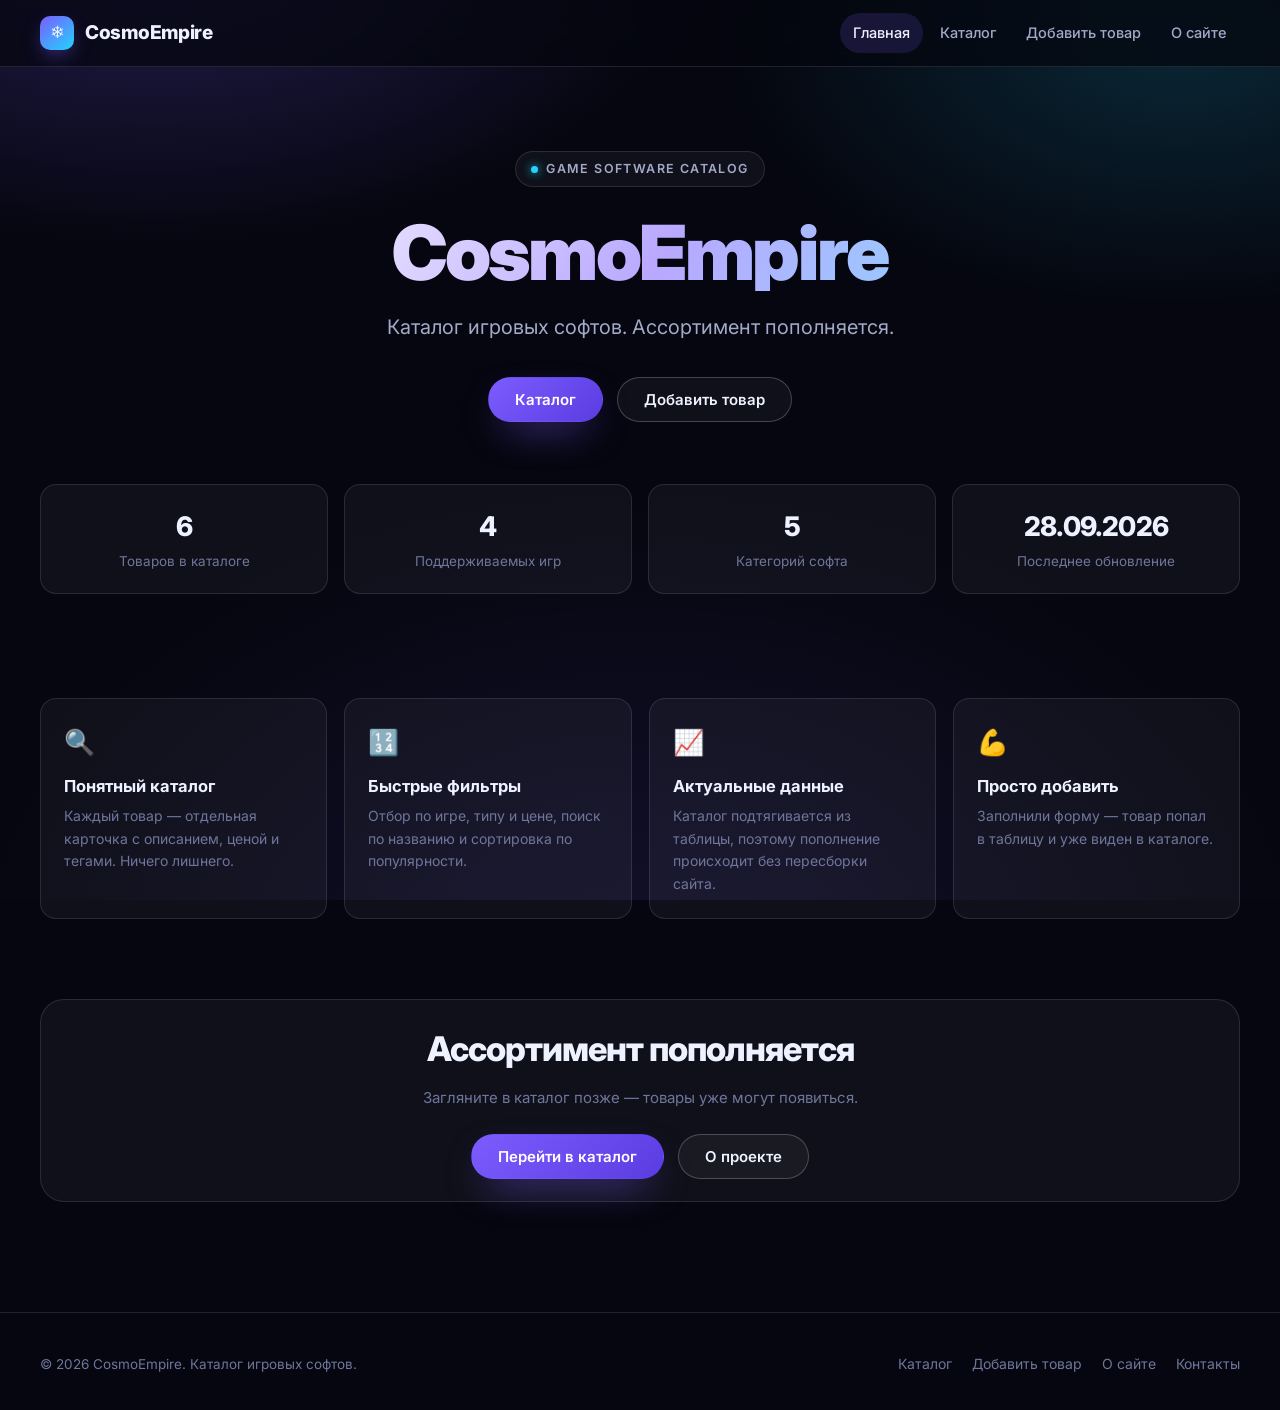
<file: index.html>
<!DOCTYPE html>
<html lang="ru">
<head>
<meta charset="UTF-8">
<meta name="viewport" content="width=device-width, initial-scale=1">
<title>CosmoEmpire — каталог игровых софтов</title>
<meta name="description" content="CosmoEmpire — каталог игровых софтов. Ассортимент пополняется.">
<link rel="preconnect" href="https://fonts.googleapis.com">
<link rel="preconnect" href="https://fonts.gstatic.com" crossorigin>
<link href="https://fonts.googleapis.com/css2?family=Inter:wght@400;500;600;700;800;900&display=swap" rel="stylesheet">
<link rel="stylesheet" href="css/styles.css">
</head>
<body>

<!-- ================= ШАПКА ================= -->
<header class="topbar">
  <div class="wrap topbar__in">
    <a class="brand" href="index.html">
      <span class="brand__mark">&#10052;</span>
      <span>CosmoEmpire</span>
    </a>
    <nav class="nav">
      <a href="index.html" class="is-active">Главная</a>
      <a href="catalog.html">Каталог</a>
      <a href="add-item.html">Добавить товар</a>
      <a href="about.html">О сайте</a>
    </nav>
  </div>
</header>

<!-- ================= ГЛАВНЫЙ ЭКРАН ================= -->
<section class="hero">
  <div class="wrap">
    <span class="eyebrow"><span class="dot"></span> Game&nbsp;Software&nbsp;Catalog</span>
    <h1 class="title">CosmoEmpire</h1>
    <p class="lead">Каталог игровых софтов. Ассортимент пополняется.</p>

    <div class="hero__actions">
      <a class="btn btn--primary" href="catalog.html">Каталог</a>
      <a class="btn btn--ghost" href="add-item.html">Добавить товар</a>
    </div>

    <!-- Счётчики заполняются скриптом из таблицы (catalog.js) -->
    <div class="stats" id="hero-stats">
      <div class="stat">
        <div class="stat__num" id="stat-total">&mdash;</div>
        <div class="stat__label">Товаров в каталоге</div>
      </div>
      <div class="stat">
        <div class="stat__num" id="stat-games">&mdash;</div>
        <div class="stat__label">Поддерживаемых игр</div>
      </div>
      <div class="stat">
        <div class="stat__num" id="stat-types">&mdash;</div>
        <div class="stat__label">Категорий софта</div>
      </div>
      <div class="stat">
        <div class="stat__num" id="stat-updated">&mdash;</div>
        <div class="stat__label">Последнее обновление</div>
      </div>
    </div>
  </div>
</section>

<!-- ================= ПРЕИМУЩЕСТВА ================= -->
<section class="section section--tight">
  <div class="wrap">
    <div class="feature-grid">
      <div class="feature">
        <div class="feature__icon">&#128269;</div>
        <h3 class="feature__title">Понятный каталог</h3>
        <p class="feature__text">Каждый товар — отдельная карточка с описанием, ценой и тегами. Ничего лишнего.</p>
      </div>
      <div class="feature">
        <div class="feature__icon">&#128290;</div>
        <h3 class="feature__title">Быстрые фильтры</h3>
        <p class="feature__text">Отбор по игре, типу и цене, поиск по названию и сортировка по популярности.</p>
      </div>
      <div class="feature">
        <div class="feature__icon">&#128200;</div>
        <h3 class="feature__title">Актуальные данные</h3>
        <p class="feature__text">Каталог подтягивается из таблицы, поэтому пополнение происходит без пересборки сайта.</p>
      </div>
      <div class="feature">
        <div class="feature__icon">&#128170;</div>
        <h3 class="feature__title">Просто добавить</h3>
        <p class="feature__text">Заполнили форму — товар попал в таблицу и уже виден в каталоге.</p>
      </div>
    </div>
  </div>
</section>

<!-- ================= ПРИЗЫВ К ДЕЙСТВИЮ ================= -->
<section class="section section--tight">
  <div class="wrap">
    <div class="panel" style="text-align:center">
      <h2 class="section__title" style="margin-bottom:10px">Ассортимент пополняется</h2>
      <p class="section__sub" style="margin-bottom:24px">Загляните в каталог позже — товары уже могут появиться.</p>
      <div class="hero__actions">
        <a class="btn btn--primary" href="catalog.html">Перейти в каталог</a>
        <a class="btn btn--ghost" href="about.html">О проекте</a>
      </div>
    </div>
  </div>
</section>

<!-- ================= ФУТЕР ================= -->
<footer class="footer">
  <div class="wrap footer__in">
    <div class="footer__copy">&copy; <span id="year">2026</span> CosmoEmpire. Каталог игровых софтов.</div>
    <nav class="footer__links">
      <a href="catalog.html">Каталог</a>
      <a href="add-item.html">Добавить товар</a>
      <a href="about.html">О сайте</a>
      <a href="about.html#contacts">Контакты</a>
    </nav>
  </div>
</footer>

<!-- Контейнер модального окна «Подробнее» -->
<div class="modal" id="ce-modal"></div>

<script src="js/config.js"></script>
<script src="js/ce-core.js"></script>
<script src="js/home.js"></script>
</body>
</html>
</file>
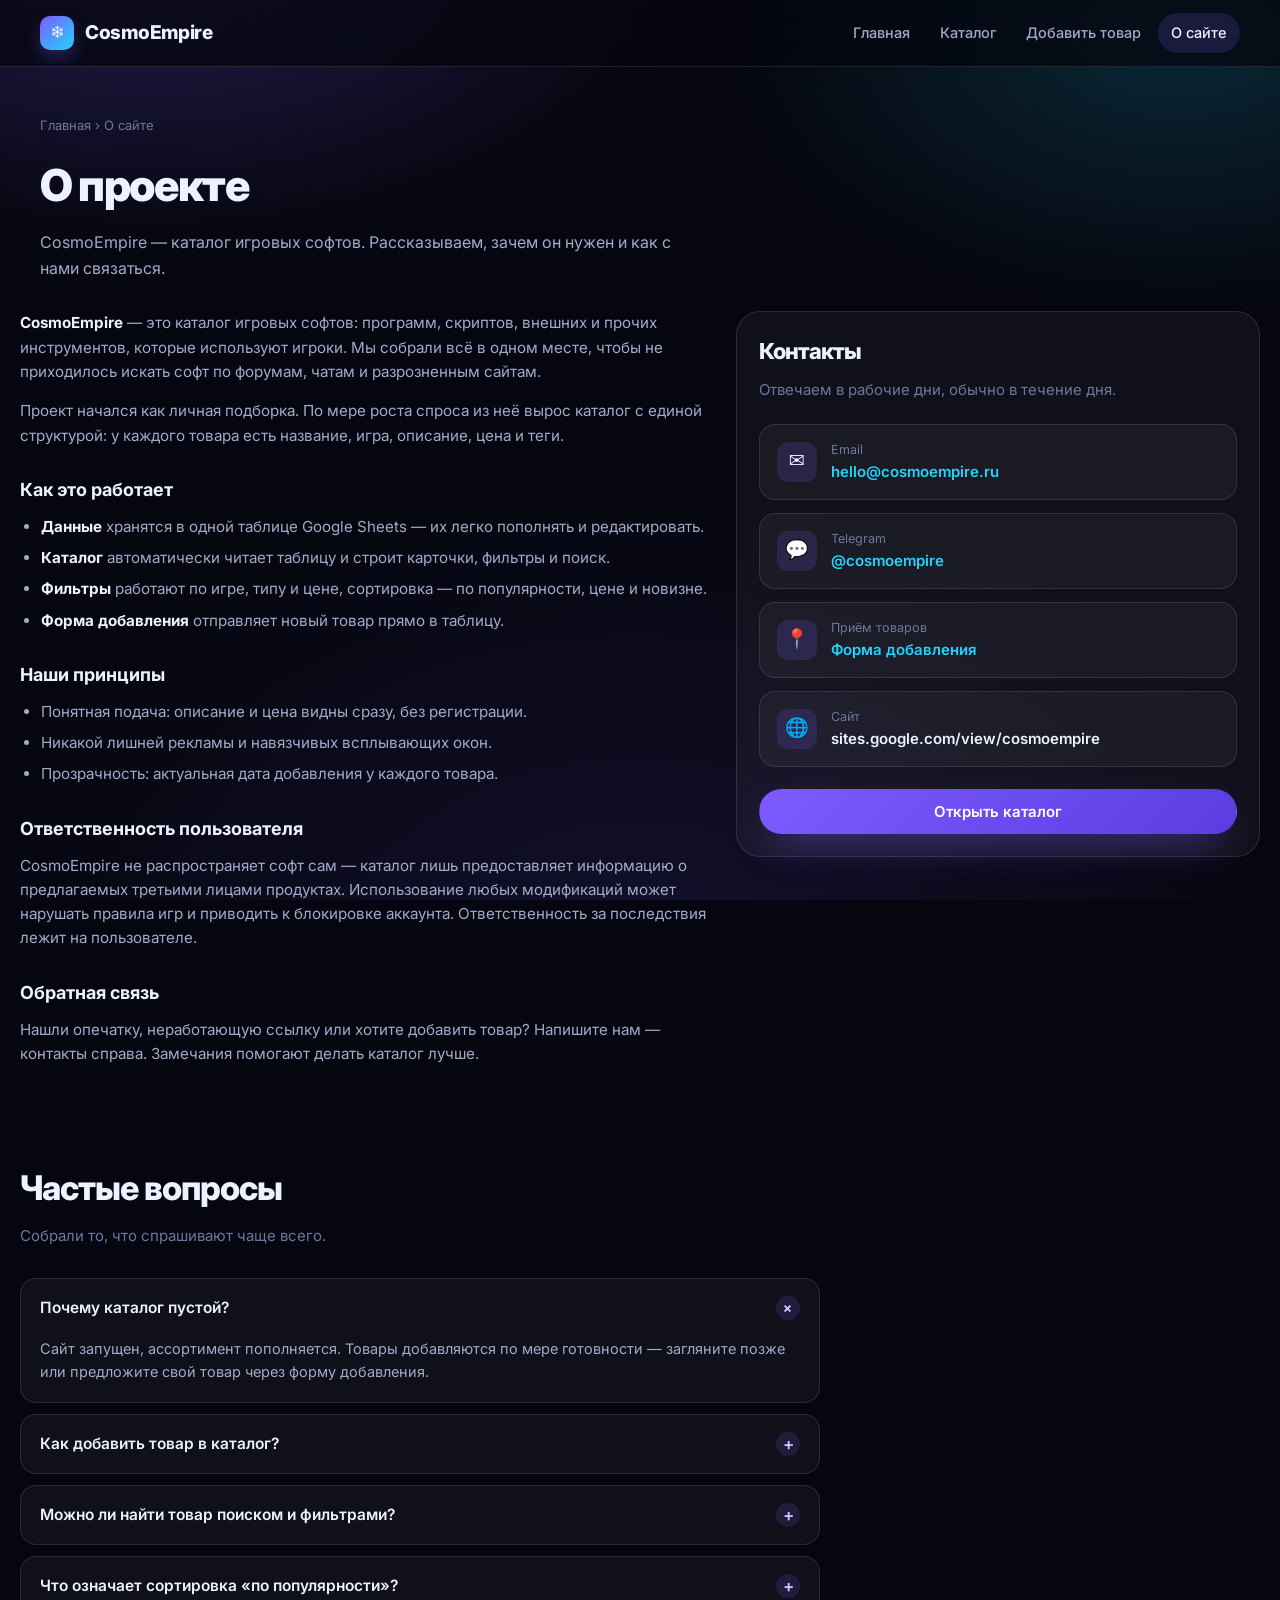
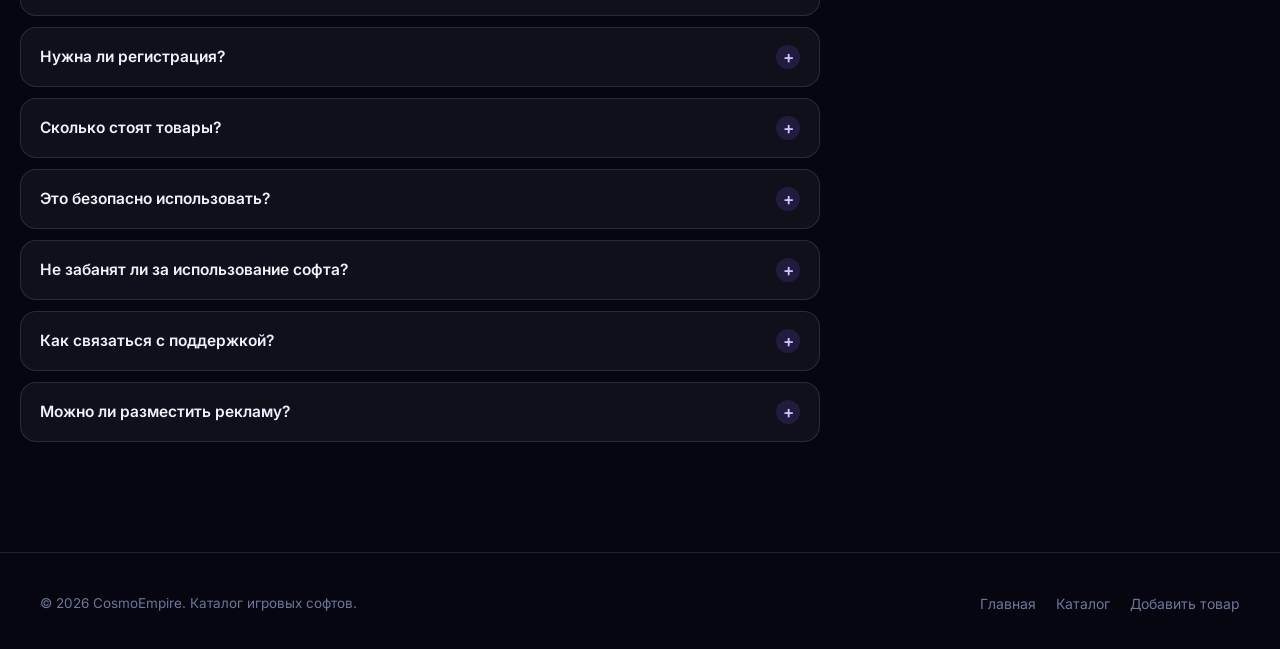
<file: about.html>
<!DOCTYPE html>
<html lang="ru">
<head>
<meta charset="UTF-8">
<meta name="viewport" content="width=device-width, initial-scale=1">
<title>О сайте — CosmoEmpire</title>
<meta name="description" content="О проекте CosmoEmpire: описание, контакты и ответы на частые вопросы.">
<link rel="preconnect" href="https://fonts.googleapis.com">
<link rel="preconnect" href="https://fonts.gstatic.com" crossorigin>
<link href="https://fonts.googleapis.com/css2?family=Inter:wght@400;500;600;700;800;900&display=swap" rel="stylesheet">
<link rel="stylesheet" href="css/styles.css">
</head>
<body>

<header class="topbar">
  <div class="wrap topbar__in">
    <a class="brand" href="index.html">
      <span class="brand__mark">&#10052;</span>
      <span>CosmoEmpire</span>
    </a>
    <nav class="nav">
      <a href="index.html">Главная</a>
      <a href="catalog.html">Каталог</a>
      <a href="add-item.html">Добавить товар</a>
      <a href="about.html" class="is-active">О сайте</a>
    </nav>
  </div>
</header>

<div class="wrap">
  <div class="pagehead">
    <div class="crumbs"><a href="index.html">Главная</a> &rsaquo; О сайте</div>
    <h1>О проекте</h1>
    <p>CosmoEmpire — каталог игровых софтов. Рассказываем, зачем он нужен и как с нами связаться.</p>
  </div>
</div>

<!-- ОПИСАНИЕ ПРОЕКТА -->
<section class="wrap section section--tight" style="padding-top:0">
  <div class="two-col">
    <div class="prose">
      <p><strong>CosmoEmpire</strong> — это каталог игровых софтов: программ, скриптов, внешних
      и прочих инструментов, которые используют игроки. Мы собрали всё в одном месте, чтобы
      не приходилось искать софт по форумам, чатам и разрозненным сайтам.</p>

      <p>Проект начался как личная подборка. По мере роста спроса из неё вырос каталог
      с единой структурой: у каждого товара есть название, игра, описание, цена и теги.</p>

      <h3>Как это работает</h3>
      <ul>
        <li><strong>Данные</strong> хранятся в одной таблице Google Sheets — их легко пополнять и редактировать.</li>
        <li><strong>Каталог</strong> автоматически читает таблицу и строит карточки, фильтры и поиск.</li>
        <li><strong>Фильтры</strong> работают по игре, типу и цене, сортировка — по популярности, цене и новизне.</li>
        <li><strong>Форма добавления</strong> отправляет новый товар прямо в таблицу.</li>
      </ul>

      <h3>Наши принципы</h3>
      <ul>
        <li>Понятная подача: описание и цена видны сразу, без регистрации.</li>
        <li>Никакой лишней рекламы и навязчивых всплывающих окон.</li>
        <li>Прозрачность: актуальная дата добавления у каждого товара.</li>
      </ul>

      <h3>Ответственность пользователя</h3>
      <p>CosmoEmpire не распространяет софт сам — каталог лишь предоставляет информацию о
      предлагаемых третьими лицами продуктах. Использование любых модификаций может нарушать
      правила игр и приводить к блокировке аккаунта. Ответственность за последствия лежит на пользователе.</p>

      <h3>Обратная связь</h3>
      <p>Нашли опечатку, неработающую ссылку или хотите добавить товар? Напишите нам —
      контакты справа. Замечания помогают делать каталог лучше.</p>
    </div>

<!-- КОНТАКТЫ -->
    <aside class="panel" id="contacts">
      <h2 class="section__title" style="font-size:22px">Контакты</h2>
      <p class="section__sub" style="margin-bottom:22px">Отвечаем в рабочие дни, обычно в течение дня.</p>

      <div class="contact-list">
        <div class="contact-row">
          <div class="contact-row__icon">&#9993;</div>
          <div>
            <div class="contact-row__label">Email</div>
            <div class="contact-row__value"><a href="mailto:hello@cosmoempire.ru">hello@cosmoempire.ru</a></div>
          </div>
        </div>

        <div class="contact-row">
          <div class="contact-row__icon">&#128172;</div>
          <div>
            <div class="contact-row__label">Telegram</div>
            <div class="contact-row__value"><a href="https://t.me/cosmoempire" target="_blank" rel="noopener">@cosmoempire</a></div>
          </div>
        </div>

        <div class="contact-row">
          <div class="contact-row__icon">&#128205;</div>
          <div>
            <div class="contact-row__label">Приём товаров</div>
            <div class="contact-row__value"><a href="add-item.html">Форма добавления</a></div>
          </div>
        </div>

        <div class="contact-row">
          <div class="contact-row__icon">&#127760;</div>
          <div>
            <div class="contact-row__label">Сайт</div>
            <div class="contact-row__value">sites.google.com/view/cosmoempire</div>
          </div>
        </div>
      </div>

      <div style="margin-top:22px">
        <a class="btn btn--primary btn--block" href="catalog.html">Открыть каталог</a>
      </div>
    </aside>
  </div>
</section>

<!-- FAQ -->
<section class="wrap section section--tight">
  <div class="section__head">
    <h2 class="section__title">Частые вопросы</h2>
    <p class="section__sub">Собрали то, что спрашивают чаще всего.</p>
  </div>

  <div class="faq" id="faq">
    <div class="faq__item">
      <button class="faq__q" type="button">Почему каталог пустой?<span class="faq__icon">+</span></button>
      <div class="faq__a"><div class="faq__a-inner">
        Сайт запущен, ассортимент пополняется. Товары добавляются по мере готовности —
        загляните позже или предложите свой товар через форму добавления.
      </div></div>
    </div>

    <div class="faq__item">
      <button class="faq__q" type="button">Как добавить товар в каталог?<span class="faq__icon">+</span></button>
      <div class="faq__a"><div class="faq__a-inner">
        Откройте страницу <a href="add-item.html">«Добавить товар»</a>, заполните название, игру,
        описание, цену, теги и ссылку на изображение. После отправки товар попадает в таблицу,
        и карточка появляется в каталоге автоматически.
      </div></div>
    </div>

    <div class="faq__item">
      <button class="faq__q" type="button">Можно ли найти товар поиском и фильтрами?<span class="faq__icon">+</span></button>
      <div class="faq__a"><div class="faq__a-inner">
        Да. В каталоге есть поиск по названию, фильтры по игре, типу и цене,
        а также сортировка по популярности, цене и новизне. Все фильтры применяются одновременно.
      </div></div>
    </div>

    <div class="faq__item">
      <button class="faq__q" type="button">Что означает сортировка «по популярности»?<span class="faq__icon">+</span></button>
      <div class="faq__a"><div class="faq__a-inner">
        Товары сортируются по количеству открытий карточки. Чем чаще открывают товар,
        тем выше он в списке. Если счётчик ещё не набирался, порядок определяется датой добавления.
      </div></div>
    </div>

    <div class="faq__item">
      <button class="faq__q" type="button">Нужна ли регистрация?<span class="faq__icon">+</span></button>
      <div class="faq__a"><div class="faq__a-inner">
        Нет. Каталог, поиск и фильтры доступны всем без регистрации и авторизации.
        Аккаунт нужен только владельцу сайта для управления таблицей.
      </div></div>
    </div>

    <div class="faq__item">
      <button class="faq__q" type="button">Сколько стоят товары?<span class="faq__icon">+</span></button>
      <div class="faq__a"><div class="faq__a-inner">
        Цена каждого товара указана на его карточке. CosmoEmpire не берёт наценку и не является
        продавцом — фактическую стоимость и условия уточняйте у поставщика товара.
      </div></div>
    </div>

    <div class="faq__item">
      <button class="faq__q" type="button">Это безопасно использовать?<span class="faq__icon">+</span></button>
      <div class="faq__a"><div class="faq__a-inner">
        Каталог не проверяет файлы и не гарантирует безопасность стороннего софта.
        Перед покупкой изучайте отзывы и не передавайте никому данные вашего игрового аккаунта.
      </div></div>
    </div>

    <div class="faq__item">
      <button class="faq__q" type="button">Не забанят ли за использование софта?<span class="faq__icon">+</span></button>
      <div class="faq__a"><div class="faq__a-inner">
        Использование большинства читов нарушает правила игр и может привести к блокировке
        аккаунта. Ответственность за решение и его последствия полностью лежит на пользователе.
      </div></div>
    </div>

    <div class="faq__item">
      <button class="faq__q" type="button">Как связаться с поддержкой?<span class="faq__icon">+</span></button>
      <div class="faq__a"><div class="faq__a-inner">
        Напишите на <a href="mailto:hello@cosmoempire.ru">hello@cosmoempire.ru</a> или в
        <a href="https://t.me/cosmoempire" target="_blank" rel="noopener">Telegram</a>.
        Опишите вопрос — поможем разобраться.
      </div></div>
    </div>

    <div class="faq__item">
      <button class="faq__q" type="button">Можно ли разместить рекламу?<span class="faq__icon">+</span></button>
      <div class="faq__a"><div class="faq__a-inner">
        Да, при соблюдении правил площадки. Напишите нам с темой письма «Реклама» —
        обсудим формат и условия размещения.
      </div></div>
    </div>
  </div>
</section>

<footer class="footer">
  <div class="wrap footer__in">
    <div class="footer__copy">&copy; <span id="year">2026</span> CosmoEmpire. Каталог игровых софтов.</div>
    <nav class="footer__links">
      <a href="index.html">Главная</a>
      <a href="catalog.html">Каталог</a>
      <a href="add-item.html">Добавить товар</a>
    </nav>
  </div>
</footer>

<script src="js/config.js"></script>
<script src="js/ce-core.js"></script>
<script src="js/faq.js"></script>
</body>
</html>
</file>
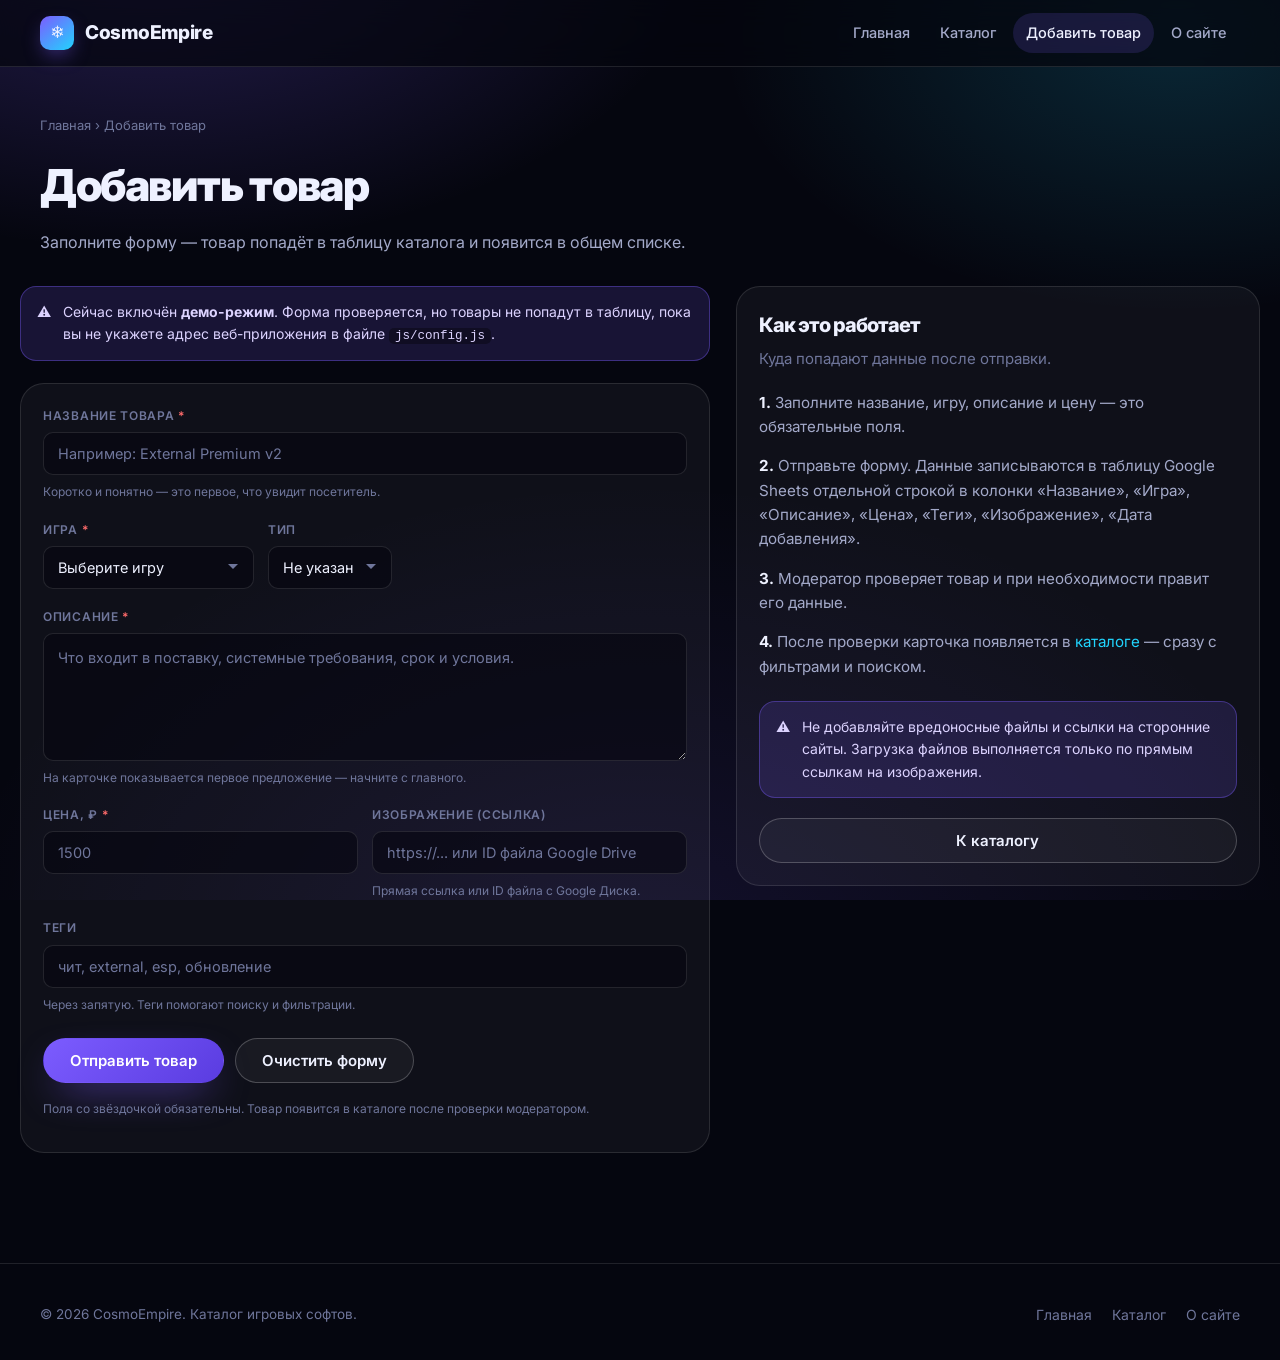
<file: add-item.html>
<!DOCTYPE html>
<html lang="ru">
<head>
<meta charset="UTF-8">
<meta name="viewport" content="width=device-width, initial-scale=1">
<title>Добавить товар — CosmoEmpire</title>
<meta name="description" content="Форма добавления товара в каталог CosmoEmpire: название, игра, описание, цена, теги и изображение.">
<link rel="preconnect" href="https://fonts.googleapis.com">
<link rel="preconnect" href="https://fonts.gstatic.com" crossorigin>
<link href="https://fonts.googleapis.com/css2?family=Inter:wght@400;500;600;700;800;900&display=swap" rel="stylesheet">
<link rel="stylesheet" href="css/styles.css">
</head>
<body>

<header class="topbar">
  <div class="wrap topbar__in">
    <a class="brand" href="index.html">
      <span class="brand__mark">&#10052;</span>
      <span>CosmoEmpire</span>
    </a>
    <nav class="nav">
      <a href="index.html">Главная</a>
      <a href="catalog.html">Каталог</a>
      <a href="add-item.html" class="is-active">Добавить товар</a>
      <a href="about.html">О сайте</a>
    </nav>
  </div>
</header>

<div class="wrap">
  <div class="pagehead">
    <div class="crumbs"><a href="index.html">Главная</a> &rsaquo; Добавить товар</div>
    <h1>Добавить товар</h1>
    <p>Заполните форму — товар попадёт в таблицу каталога и появится в общем списке.</p>
  </div>
</div>

<section class="wrap section section--tight" style="padding-top:0">
  <div class="two-col">
    <div>
      <!-- Область уведомлений (заполняется скриптом) -->
      <div id="form-status"></div>

      <!-- ================= ФОРМА ================= -->
      <form class="panel" id="add-form" novalidate>

        <div class="field" style="margin-bottom:18px">
          <label for="in-name">Название товара <span style="color:#ff6b6b">*</span></label>
          <input class="input" id="in-name" name="name" type="text" required maxlength="120"
                 placeholder="Например: External Premium v2">
          <span class="field__hint">Коротко и понятно — это первое, что увидит посетитель.</span>
        </div>

        <div class="filters__row" style="margin-bottom:18px">
          <div class="field">
            <label for="in-game">Игра <span style="color:#ff6b6b">*</span></label>
            <select class="select" id="in-game" name="game" required>
              <option value="">Выберите игру</option>
            </select>
          </div>

          <div class="field">
            <label for="in-type">Тип</label>
            <select class="select" id="in-type" name="type">
              <option value="">Не указан</option>
            </select>
          </div>
        </div>

        <div class="field" style="margin-bottom:18px">
          <label for="in-description">Описание <span style="color:#ff6b6b">*</span></label>
          <textarea class="textarea" id="in-description" name="description" required maxlength="2000"
                    placeholder="Что входит в поставку, системные требования, срок и условия."></textarea>
          <span class="field__hint">На карточке показывается первое предложение — начните с главного.</span>
        </div>

        <div class="filters__row filters__row--price" style="margin-bottom:18px">
          <div class="field">
            <label for="in-price">Цена, &#8381; <span style="color:#ff6b6b">*</span></label>
            <input class="input" id="in-price" name="price" type="number" min="0" step="1" required
                   inputmode="numeric" placeholder="1500">
          </div>
          <div class="field">
            <label for="in-image">Изображение (ссылка)</label>
            <input class="input" id="in-image" name="image" type="url" maxlength="500"
                   placeholder="https://... или ID файла Google Drive">
            <span class="field__hint">Прямая ссылка или ID файла с Google Диска.</span>
          </div>
        </div>

        <div class="field" style="margin-bottom:24px">
          <label for="in-tags">Теги</label>
          <input class="input" id="in-tags" name="tags" type="text" maxlength="200"
                 placeholder="чит, external, esp, обновление">
          <span class="field__hint">Через запятую. Теги помогают поиску и фильтрации.</span>
        </div>

        <div style="display:flex; gap:11px; flex-wrap:wrap; align-items:center">
          <button class="btn btn--primary" type="submit" id="submit-btn">Отправить товар</button>
          <button class="btn btn--ghost" type="reset" id="reset-btn">Очистить форму</button>
        </div>

        <p class="field__hint" style="margin-top:16px">
          Поля со звёздочкой обязательны. Товар появится в каталоге после проверки модератором.
        </p>
      </form>
    </div>


    <!-- ================= ИНСТРУКЦИЯ ================= -->
    <aside class="panel">
      <h2 class="section__title" style="font-size:20px; margin-bottom:6px">Как это работает</h2>
      <p class="section__sub" style="margin-bottom:20px">Куда попадают данные после отправки.</p>

      <div class="prose">
        <p><strong>1.</strong> Заполните название, игру, описание и цену — это обязательные поля.</p>
        <p><strong>2.</strong> Отправьте форму. Данные записываются в таблицу Google Sheets
        отдельной строкой в колонки «Название», «Игра», «Описание», «Цена», «Теги», «Изображение»,
        «Дата добавления».</p>
        <p><strong>3.</strong> Модератор проверяет товар и при необходимости правит его данные.</p>
        <p><strong>4.</strong> После проверки карточка появляется в
        <a href="catalog.html">каталоге</a> — сразу с фильтрами и поиском.</p>
      </div>

      <div class="notice" style="margin:22px 0 0">
        <span>&#9888;</span>
        <div>Не добавляйте вредоносные файлы и ссылки на сторонние сайты.
        Загрузка файлов выполняется только по прямым ссылкам на изображения.</div>
      </div>

      <div style="margin-top:20px">
        <a class="btn btn--ghost btn--block" href="catalog.html">К каталогу</a>
      </div>
    </aside>
  </div>
</section>

<footer class="footer">
  <div class="wrap footer__in">
    <div class="footer__copy">&copy; <span id="year">2026</span> CosmoEmpire. Каталог игровых софтов.</div>
    <nav class="footer__links">
      <a href="index.html">Главная</a>
      <a href="catalog.html">Каталог</a>
      <a href="about.html">О сайте</a>
    </nav>
  </div>
</footer>

<script src="js/config.js"></script>
<script src="js/ce-core.js"></script>
<script src="js/add-item.js"></script>
</body>
</html>
</file>
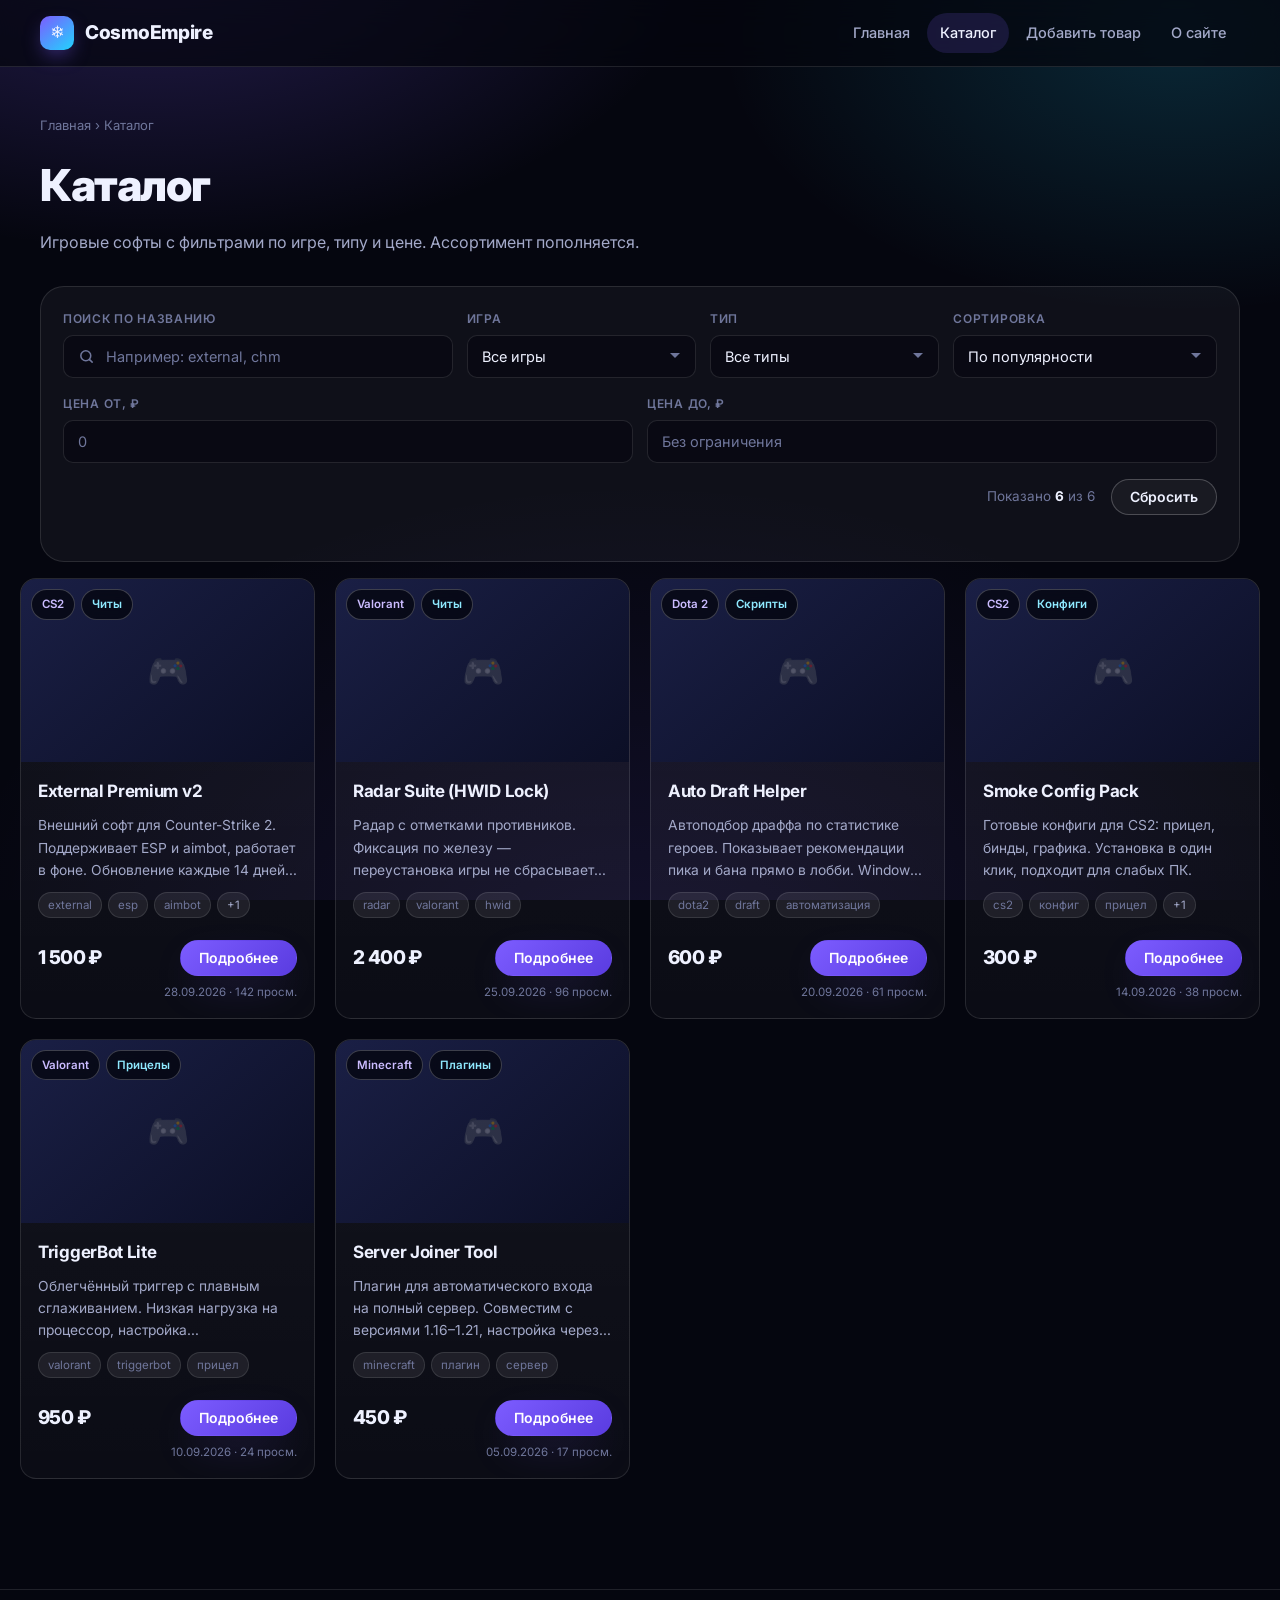
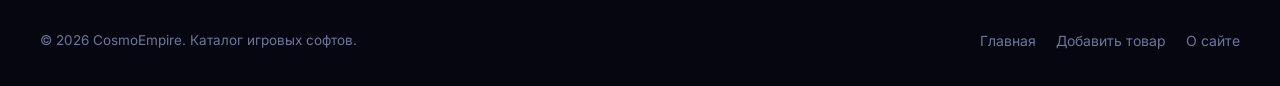
<file: catalog.html>
<!DOCTYPE html>
<html lang="ru">
<head>
<meta charset="UTF-8">
<meta name="viewport" content="width=device-width, initial-scale=1">
<title>Каталог — CosmoEmpire</title>
<meta name="description" content="Каталог игровых софтов CosmoEmpire: фильтры по игре, типу и цене, поиск и сортировка.">
<link rel="preconnect" href="https://fonts.googleapis.com">
<link rel="preconnect" href="https://fonts.gstatic.com" crossorigin>
<link href="https://fonts.googleapis.com/css2?family=Inter:wght@400;500;600;700;800;900&display=swap" rel="stylesheet">
<link rel="stylesheet" href="css/styles.css">
</head>
<body>

<header class="topbar">
  <div class="wrap topbar__in">
    <a class="brand" href="index.html">
      <span class="brand__mark">&#10052;</span>
      <span>CosmoEmpire</span>
    </a>
    <nav class="nav">
      <a href="index.html">Главная</a>
      <a href="catalog.html" class="is-active">Каталог</a>
      <a href="add-item.html">Добавить товар</a>
      <a href="about.html">О сайте</a>
    </nav>
  </div>
</header>

<div class="wrap">
  <div class="pagehead">
    <div class="crumbs"><a href="index.html">Главная</a> &rsaquo; Каталог</div>
    <h1>Каталог</h1>
    <p>Игровые софты с фильтрами по игре, типу и цене. Ассортимент пополняется.</p>
  </div>
</div>

<!-- ============ ПАНЕЛЬ ФИЛЬТРОВ (поиск / игра / тип / цена / сортировка) ============ -->
<section class="wrap" style="padding-bottom:8px">
  <div class="panel">
    <form class="filters" onsubmit="return false">

      <div class="filters__row">
        <div class="field">
          <label for="f-search">Поиск по названию</label>
          <div class="search-wrap">
            <input class="input input--search" id="f-search" type="search" autocomplete="off"
                   placeholder="Например: external, chm">
            <button type="button" class="search-clear" id="f-clear" aria-label="Очистить пои">&times;</button>
          </div>
        </div>

        <div class="field">
          <label for="f-game">Игра</label>
          <select class="select" id="f-game">
            <option value="all">Все игры</option>
          </select>
        </div>

        <div class="field">
          <label for="f-type">Тип</label>
          <select class="select" id="f-type">
            <option value="all">Все типы</option>
          </select>
        </div>

        <div class="field">
          <label for="f-sort">Сортировка</label>
          <select class="select" id="f-sort">
            <option value="popular">По популярности</option>
            <option value="new">Сначала новые</option>
            <option value="old">Сначала старые</option>
            <option value="price_asc">Цена: по возрастанию</option>
            <option value="price_desc">Цена: по убыванию</option>
          </select>
        </div>
      </div>

      <div class="filters__row filters__row--price">
        <div class="field">
          <label for="f-price-min">Цена от, &#8381;</label>
          <input class="input" id="f-price-min" type="number" inputmode="numeric" min="0" step="50" placeholder="0">
        </div>
        <div class="field">
          <label for="f-price-max">Цена до, &#8381;</label>
          <input class="input" id="f-price-max" type="number" inputmode="numeric" min="0" step="50" placeholder="Без ограничения">
        </div>
      </div>

      <div class="filters__foot">
        <div class="chips" id="f-chips"></div>
        <div style="display:flex; align-items:center; gap:16px; flex-wrap:wrap">
          <span class="result-count" id="catalog-count">Загружаем…</span>
          <button type="button" class="btn btn--ghost btn--sm" id="f-reset">Сбросить</button>
        </div>
      </div>
    </form>
  </div>
</section>

<!-- ============ СЕТКА КАРТОЧЕК ТОВАРОВ ============ -->
<section class="wrap section section--tight" style="padding-top:8px">
  <div class="card-grid" id="catalog-grid"></div>
</section>

<footer class="footer">
  <div class="wrap footer__in">
    <div class="footer__copy">&copy; <span id="year">2026</span> CosmoEmpire. Каталог игровых софтов.</div>
    <nav class="footer__links">
      <a href="index.html">Главная</a>
      <a href="add-item.html">Добавить товар</a>
      <a href="about.html">О сайте</a>
    </nav>
  </div>
</footer>

<div class="modal" id="ce-modal"></div>

<script src="js/config.js"></script>
<script src="js/ce-core.js"></script>
<script src="js/catalog.js"></script>
</body>
</html>
</file>
<file: css/styles.css>
/* ==========================================================================
   CosmoEmpire — общие стили каталога игровых софтов
   Тема: тёмный космос + стекло. Адаптив, без внешних зависимостей.
   ========================================================================== */

:root {
  --bg-0: #05060f;
  --bg-1: #0a0d1f;
  --bg-2: #101432;
  --surface: rgba(255, 255, 255, 0.045);
  --surface-2: rgba(255, 255, 255, 0.075);
  --border: rgba(255, 255, 255, 0.11);
  --border-strong: rgba(255, 255, 255, 0.22);
  --text: #eef1ff;
  --text-dim: #a3a9c9;
  --text-mute: #6f769b;
  --accent: #7c5cff;
  --accent-2: #21d4fd;
  --accent-soft: rgba(124, 92, 255, 0.16);
  --success: #35d07f;
  --danger: #ff6b6b;
  --radius-s: 10px;
  --radius: 16px;
  --radius-l: 24px;
  --shadow: 0 18px 50px -20px rgba(0, 0, 0, 0.9);
  --font: "Inter", "Segoe UI", system-ui, -apple-system, "Helvetica Neue", Arial, sans-serif;
  --max: 1240px;
}

* { box-sizing: border-box; }

html, body { margin: 0; padding: 0; }

body {
  font-family: var(--font);
  color: var(--text);
  background: var(--bg-0);
  background-image:
    radial-gradient(900px 520px at 12% -8%, rgba(124, 92, 255, 0.28), transparent 62%),
    radial-gradient(760px 460px at 92% 4%, rgba(33, 212, 253, 0.16), transparent 60%),
    radial-gradient(1000px 700px at 50% 108%, rgba(124, 92, 255, 0.12), transparent 70%);
  background-attachment: fixed;
  min-height: 100vh;
  -webkit-font-smoothing: antialiased;
  line-height: 1.6;
}

img { max-width: 100%; display: block; }
a { color: var(--accent-2); text-decoration: none; }
a:hover { text-decoration: underline; }

.wrap { width: 100%; max-width: var(--max); margin: 0 auto; padding: 0 20px; }

/* ------------------------------ Шапка ---------------------------------- */
.topbar {
  position: sticky; top: 0; z-index: 60;
  backdrop-filter: blur(14px);
  background: rgba(5, 6, 15, 0.72);
  border-bottom: 1px solid var(--border);
}
.topbar__in { display: flex; align-items: center; gap: 18px; height: 66px; }
.brand { display: flex; align-items: center; gap: 11px; font-weight: 800; font-size: 19px; letter-spacing: -0.3px; color: var(--text); }
.brand:hover { text-decoration: none; }
.brand__mark {
  width: 34px; height: 34px; border-radius: 10px; display: grid; place-items: center;
  background: linear-gradient(140deg, var(--accent), var(--accent-2));
  box-shadow: 0 8px 22px -8px rgba(124, 92, 255, 0.9);
  font-size: 17px;
}
.nav { margin-left: auto; display: flex; align-items: center; gap: 4px; flex-wrap: wrap; }
.nav a {
  color: var(--text-dim); font-size: 14.5px; font-weight: 500;
  padding: 8px 13px; border-radius: 999px; transition: background .18s, color .18s;
}
.nav a:hover { color: var(--text); background: var(--surface); text-decoration: none; }
.nav a.is-active { color: var(--text); background: var(--accent-soft); }

/* ----------------------------- Заголовки -------------------------------- */
.hero { padding: 84px 0 64px; text-align: center; }
.eyebrow {
  display: inline-flex; align-items: center; gap: 8px;
  font-size: 12.5px; font-weight: 600; letter-spacing: 1.4px; text-transform: uppercase;
  color: var(--text-dim); background: var(--surface); border: 1px solid var(--border);
  padding: 7px 15px; border-radius: 999px; margin-bottom: 26px;
}
.eyebrow .dot { width: 7px; height: 7px; border-radius: 50%; background: var(--accent-2); box-shadow: 0 0 10px var(--accent-2); }
h1.title {
  font-size: clamp(38px, 8vw, 76px); line-height: 1.03; margin: 0 0 20px;
  font-weight: 900; letter-spacing: -2.4px;
  background: linear-gradient(120deg, #ffffff 12%, #b9a8ff 52%, #7fe6ff 92%);
  -webkit-background-clip: text; background-clip: text; color: transparent;
}
.lead { font-size: clamp(16px, 2.2vw, 20px); color: var(--text-dim); max-width: 620px; margin: 0 auto 34px; }
.gradient-text { background: linear-gradient(100deg, var(--accent-2), var(--accent)); -webkit-background-clip: text; background-clip: text; color: transparent; }

/* ------------------------------ Кнопки ---------------------------------- */
.btn {
  display: inline-flex; align-items: center; justify-content: center; gap: 9px;
  font-family: inherit; font-size: 15px; font-weight: 600; line-height: 1;
  padding: 14px 26px; border-radius: 999px; border: 1px solid transparent;
  cursor: pointer; transition: transform .16s ease, box-shadow .2s, background .2s, border-color .2s;
  white-space: nowrap;
}
.btn:hover { text-decoration: none; transform: translateY(-2px); }
.btn:active { transform: translateY(0); }
.btn--primary { color: #fff; background: linear-gradient(135deg, var(--accent), #5a3ce0); box-shadow: 0 16px 40px -16px rgba(124, 92, 255, 0.95); }
.btn--primary:hover { box-shadow: 0 20px 46px -14px rgba(124, 92, 255, 1); }
.btn--ghost { color: var(--text); background: var(--surface); border-color: var(--border-strong); }
.btn--ghost:hover { background: var(--surface-2); }
.btn--sm { padding: 10px 18px; font-size: 14px; }
.btn--block { width: 100%; }
.btn[disabled] { opacity: .55; cursor: not-allowed; transform: none; }
.hero__actions { display: flex; gap: 14px; justify-content: center; flex-wrap: wrap; }

.stats { display: grid; grid-template-columns: repeat(auto-fit, minmax(170px, 1fr)); gap: 16px; margin-top: 62px; }
.stat { background: var(--surface); border: 1px solid var(--border); border-radius: var(--radius); padding: 20px; }
.stat__num { font-size: 27px; font-weight: 800; letter-spacing: -0.8px; }
.stat__label { font-size: 13.5px; color: var(--text-mute); margin-top: 3px; }

/* ------------------------------ Секции ---------------------------------- */
.section { padding: 62px 0; }
.section--tight { padding: 40px 0; }
.section__head { margin-bottom: 30px; }
.section__title { font-size: clamp(24px, 4vw, 34px); font-weight: 800; letter-spacing: -1px; margin: 0 0 8px; }
.section__sub { color: var(--text-mute); font-size: 15px; margin: 0; }

.pagehead { padding: 48px 0 30px; }
.pagehead h1 { font-size: clamp(29px, 5vw, 44px); font-weight: 850; letter-spacing: -1.4px; margin: 0 0 10px; }
.pagehead p { color: var(--text-dim); margin: 0; max-width: 660px; }

.crumbs { font-size: 13px; color: var(--text-mute); margin-bottom: 14px; }
.crumbs a { color: var(--text-mute); }
.crumbs a:hover { color: var(--text-dim); }

.panel { background: var(--surface); border: 1px solid var(--border); border-radius: var(--radius-l); padding: 22px; }

/* ------------------------------ Карточки -------------------------------- */
.card-grid { display: grid; grid-template-columns: repeat(auto-fill, minmax(272px, 1fr)); gap: 20px; }

.card {
  display: flex; flex-direction: column; overflow: hidden;
  background: linear-gradient(180deg, rgba(255,255,255,.058), rgba(255,255,255,.028));
  border: 1px solid var(--border); border-radius: var(--radius);
  transition: transform .2s ease, border-color .2s ease, box-shadow .25s ease;
}
.card:hover { transform: translateY(-5px); border-color: var(--border-strong); box-shadow: var(--shadow); }

.card__media {
  position: relative; aspect-ratio: 16 / 10; background: linear-gradient(140deg, #1a1f45, #0c0f26);
  display: grid; place-items: center; overflow: hidden;
}
.card__media img { width: 100%; height: 100%; object-fit: cover; }
.card__placeholder { font-size: 34px; opacity: .35; }
.card__badges { position: absolute; top: 10px; left: 10px; display: flex; gap: 6px; flex-wrap: wrap; }
.badge {
  font-size: 11.5px; font-weight: 600; padding: 5px 10px; border-radius: 999px;
  background: rgba(5,6,15,.78); border: 1px solid var(--border-strong); backdrop-filter: blur(6px);
}
.badge--game { color: #cbbcff; }
.badge--type { color: #8ee9ff; }

.card__body { padding: 16px 17px 17px; display: flex; flex-direction: column; flex: 1; gap: 9px; }
.card__title { font-size: 17px; font-weight: 700; margin: 0; letter-spacing: -0.3px; }
.card__desc { font-size: 13.8px; color: var(--text-dim); margin: 0; display: -webkit-box; -webkit-line-clamp: 3; line-clamp: 3; -webkit-box-orient: vertical; overflow: hidden; }
.card__tags { list-style: none; display: flex; flex-wrap: wrap; gap: 6px; padding: 0; margin: 2px 0 0; }
.card__tags li {
  font-size: 11.5px; color: var(--text-mute); background: var(--surface-2);
  border: 1px solid var(--border); padding: 3px 9px; border-radius: 999px;
}
.card__tags li.more { color: var(--text-dim); }
.card__foot { margin-top: auto; padding-top: 13px; display: flex; align-items: center; justify-content: space-between; gap: 12px; }
.card__price { font-size: 19px; font-weight: 800; letter-spacing: -0.6px; white-space: nowrap; }
.card__price small { font-size: 12.5px; font-weight: 600; color: var(--text-mute); display: block; letter-spacing: 0; }
.card__meta { font-size: 11.5px; color: var(--text-mute); text-align: right; line-height: 1.35; }


/* ------------------------- РџР°РЅРµР»СЊ С„РёР»СЊС‚СЂРѕРІ ------------------------------ */
.filters { display: grid; gap: 16px; margin-bottom: 24px; }
.filters__row { display: grid; grid-template-columns: 1.7fr 1fr 1fr 1.15fr; gap: 14px; }
.filters__row--price { grid-template-columns: 1fr 1fr; }
.field { display: flex; flex-direction: column; gap: 7px; min-width: 0; }
.field > label { font-size: 12px; font-weight: 600; letter-spacing: .7px; text-transform: uppercase; color: var(--text-mute); }
.field__hint { font-size: 12px; color: var(--text-mute); }

.input, .select, .textarea {
  width: 100%; font-family: inherit; font-size: 14.5px; color: var(--text);
  background: rgba(5, 6, 15, 0.6); border: 1px solid var(--border);
  border-radius: var(--radius-s); padding: 12px 14px; transition: border-color .18s, box-shadow .18s;
}
.input::placeholder, .textarea::placeholder { color: var(--text-mute); }
.input:focus, .select:focus, .textarea:focus {
  outline: none; border-color: var(--accent); box-shadow: 0 0 0 3px var(--accent-soft);
}
.select { appearance: none; cursor: pointer; padding-right: 38px;
  background-image: url("data:image/svg+xml,%3Csvg xmlns='http://www.w3.org/2000/svg' width='12' height='8' viewBox='0 0 12 8'%3E%3Cpath fill='%236f769b' d='M1 1l5 5 5-5'/%3E%3C/svg%3E");
  background-repeat: no-repeat; background-position: right 14px center; }
.select option { background: var(--bg-2); color: var(--text); }
.textarea { resize: vertical; min-height: 128px; line-height: 1.6; }
.input--search { padding-left: 42px; background-image: url("data:image/svg+xml,%3Csvg xmlns='http://www.w3.org/2000/svg' width='17' height='17' viewBox='0 0 24 24' fill='none' stroke='%236f769b' stroke-width='2.2' stroke-linecap='round'%3E%3Ccircle cx='11' cy='11' r='7'/%3E%3Cpath d='M20 20l-3.6-3.6'/%3E%3C/svg%3E");
  background-repeat: no-repeat; background-position: left 14px center; }
.search-wrap { position: relative; }
.search-clear {
  position: absolute; right: 8px; top: 50%; transform: translateY(-50%);
  width: 28px; height: 28px; border-radius: 50%; border: none; cursor: pointer;
  background: var(--surface-2); color: var(--text-dim); font-size: 17px; line-height: 1; display: none;
}
.search-clear.is-visible { display: block; }

.filters__foot { display: flex; align-items: center; justify-content: space-between; gap: 14px; flex-wrap: wrap; }
.result-count { font-size: 13.5px; color: var(--text-mute); }
.result-count b { color: var(--text); }
.chips { display: flex; gap: 8px; flex-wrap: wrap; }
.chip {
  display: inline-flex; align-items: center; gap: 7px; font-size: 12.5px;
  background: var(--accent-soft); border: 1px solid rgba(124,92,255,.4);
  color: #cfc3ff; padding: 5px 8px 5px 12px; border-radius: 999px;
}
.chip button { background: none; border: none; color: inherit; cursor: pointer; font-size: 15px; line-height: 1; padding: 0 3px; opacity: .75; }
.chip button:hover { opacity: 1; }

/* ------------------------ РџСѓСЃС‚С‹Рµ СЃРѕСЃС‚РѕСЏРЅРёСЏ ------------------------------ */
.empty { text-align: center; padding: 58px 24px; border: 1px dashed var(--border-strong); border-radius: var(--radius-l); background: var(--surface); }
.empty__icon { font-size: 46px; opacity: .45; margin-bottom: 12px; }
.empty__title { font-size: 19px; font-weight: 700; margin: 0 0 8px; }
.empty__text { color: var(--text-mute); font-size: 14.5px; margin: 0 auto 20px; max-width: 460px; }

.skeleton-grid { display: grid; grid-template-columns: repeat(auto-fill, minmax(272px, 1fr)); gap: 20px; }
.skeleton { border: 1px solid var(--border); border-radius: var(--radius); overflow: hidden; background: var(--surface); }
.skeleton__media { aspect-ratio: 16/10; background: linear-gradient(100deg, #101432 30%, #1b2050 50%, #101432 70%); background-size: 220% 100%; animation: shimmer 1.3s infinite; }
.skeleton__body { padding: 17px; display: grid; gap: 10px; }
.skeleton__line { height: 12px; border-radius: 6px; background: linear-gradient(100deg, #101432 30%, #1b2050 50%, #101432 70%); background-size: 220% 100%; animation: shimmer 1.3s infinite; }
.skeleton__line--short { width: 55%; }
.skeleton__line--mid { width: 78%; }
@keyframes shimmer { 0% { background-position: 200% 0; } 100% { background-position: -20% 0; } }

.notice {
  display: flex; gap: 12px; align-items: flex-start; padding: 14px 16px; border-radius: var(--radius);
  font-size: 14px; background: var(--accent-soft); border: 1px solid rgba(124,92,255,.38); color: #dcd3ff; margin-bottom: 22px;
}
.notice--ok { background: rgba(53,208,127,.12); border-color: rgba(53,208,127,.4); color: #b6f2d4; }
.notice--err { background: rgba(255,107,107,.12); border-color: rgba(255,107,107,.4); color: #ffd0d0; }
.notice code { background: rgba(0,0,0,.35); padding: 1px 6px; border-radius: 5px; font-size: 12.5px; }

/* ---------------------- РњРѕРґР°Р»СЊРЅРѕРµ РѕРєРЅРѕ В«РџРѕРґСЂРѕР±РЅРµРµВ» ---------------------- */
.modal { position: fixed; inset: 0; z-index: 200; display: none; }
.modal.is-open { display: block; }
.modal__backdrop { position: absolute; inset: 0; background: rgba(3, 4, 10, .78); backdrop-filter: blur(6px); }
.modal__box {
  position: relative; z-index: 1; width: min(640px, calc(100% - 32px));
  max-height: calc(100vh - 48px); overflow-y: auto; margin: 24px auto;
  background: var(--bg-1); border: 1px solid var(--border-strong); border-radius: var(--radius-l);
  box-shadow: var(--shadow);
}
.modal__close {
  position: absolute; top: 14px; right: 14px; z-index: 2;
  width: 36px; height: 36px; border-radius: 50%; border: 1px solid var(--border-strong);
  background: rgba(5,6,15,.8); color: var(--text); font-size: 18px; cursor: pointer; line-height: 1;
}
.modal__close:hover { background: var(--surface-2); }
.modal__media { aspect-ratio: 16/9; background: linear-gradient(140deg, #1a1f45, #0c0f26); display: grid; place-items: center; overflow: hidden; border-radius: var(--radius-l) var(--radius-l) 0 0; }
.modal__media img { width: 100%; height: 100%; object-fit: cover; }
.modal__body { padding: 24px 26px 26px; }
.modal__title { font-size: 24px; font-weight: 800; margin: 0 0 10px; letter-spacing: -.6px; padding-right: 40px; }
.modal__badges { display: flex; gap: 7px; flex-wrap: wrap; margin-bottom: 14px; }
.modal__price { font-size: 26px; font-weight: 850; letter-spacing: -1px; margin: 18px 0; }
.specs { list-style: none; padding: 0; margin: 0 0 18px; display: grid; gap: 1px; background: var(--border); border: 1px solid var(--border); border-radius: var(--radius); overflow: hidden; }
.specs li { display: flex; gap: 14px; padding: 11px 15px; background: var(--bg-1); font-size: 14px; }
.specs li span:first-child { color: var(--text-mute); min-width: 130px; }
.specs li span:last-child { color: var(--text); font-weight: 500; }
.modal__tags { display: flex; gap: 7px; flex-wrap: wrap; list-style: none; padding: 0; margin: 0 0 20px; }
.modal__tags li { font-size: 12.5px; color: var(--text-dim); background: var(--surface-2); border: 1px solid var(--border); padding: 4px 11px; border-radius: 999px; }
.modal__actions { display: flex; gap: 11px; flex-wrap: wrap; }


/* --------------------------------- FAQ ---------------------------------- */
.faq { display: grid; gap: 11px; max-width: 800px; }
.faq__item { border: 1px solid var(--border); border-radius: var(--radius); background: var(--surface); overflow: hidden; }
.faq__q {
  width: 100%; display: flex; align-items: center; justify-content: space-between; gap: 14px;
  padding: 17px 19px; background: none; border: none; cursor: pointer;
  font-family: inherit; font-size: 15.5px; font-weight: 600; color: var(--text); text-align: left;
}
.faq__q:hover { background: var(--surface-2); }
.faq__icon { flex-shrink: 0; width: 24px; height: 24px; display: grid; place-items: center; border-radius: 50%; background: var(--accent-soft); color: #cfc3ff; font-size: 17px; transition: transform .22s; }
.faq__item.is-open .faq__icon { transform: rotate(45deg); }
.faq__a { max-height: 0; overflow: hidden; transition: max-height .28s ease; }
.faq__a-inner { padding: 0 19px 19px; color: var(--text-dim); font-size: 14.5px; }

.contact-list { display: grid; gap: 13px; }
.contact-row { display: flex; align-items: center; gap: 14px; padding: 15px 17px; border: 1px solid var(--border); border-radius: var(--radius); background: var(--surface); }
.contact-row__icon { width: 40px; height: 40px; flex-shrink: 0; display: grid; place-items: center; border-radius: 11px; background: var(--accent-soft); font-size: 19px; }
.contact-row__label { font-size: 12.5px; color: var(--text-mute); }
.contact-row__value { font-weight: 600; font-size: 15px; }

.feature-grid { display: grid; grid-template-columns: repeat(auto-fit, minmax(238px, 1fr)); gap: 17px; }
.feature { padding: 23px; border: 1px solid var(--border); border-radius: var(--radius); background: var(--surface); }
.feature__icon { font-size: 25px; margin-bottom: 11px; }
.feature__title { font-size: 16.5px; font-weight: 700; margin: 0 0 6px; }
.feature__text { font-size: 14px; color: var(--text-mute); margin: 0; }

.two-col { display: grid; grid-template-columns: 1.25fr .95fr; gap: 26px; align-items: start; }
.prose { color: var(--text-dim); font-size: 15.2px; }
.prose p { margin: 0 0 15px; }
.prose h3 { color: var(--text); font-size: 18px; margin: 28px 0 10px; }
.prose ul { margin: 0 0 15px; padding-left: 21px; }
.prose li { margin-bottom: 7px; }
.prose strong { color: var(--text); }

/* -------------------------------- Р¤СѓС‚РµСЂ ---------------------------------- */
.footer { margin-top: 70px; padding: 40px 0 34px; border-top: 1px solid var(--border); }
.footer__in { display: flex; justify-content: space-between; gap: 22px; flex-wrap: wrap; align-items: center; }
.footer__links { display: flex; gap: 20px; flex-wrap: wrap; }
.footer__links a { color: var(--text-mute); font-size: 14px; }
.footer__links a:hover { color: var(--text-dim); }
.footer__copy { color: var(--text-mute); font-size: 13.5px; }

/* ---------------------------- РђРґР°РїС‚РёРІРЅРѕСЃС‚СЊ ------------------------------- */
@media (max-width: 900px) {
  .two-col { grid-template-columns: 1fr; }
  .filters__row { grid-template-columns: 1fr 1fr; }
}
@media (max-width: 620px) {
  .wrap { padding: 0 15px; }
  .topbar__in { height: auto; padding: 12px 0; flex-direction: column; align-items: flex-start; gap: 10px; }
  .nav { margin-left: 0; gap: 2px; }
  .nav a { padding: 7px 11px; font-size: 14px; }
  .hero { padding: 52px 0 44px; }
  .section { padding: 44px 0; }
  .filters__row, .filters__row--price { grid-template-columns: 1fr; }
  .card-grid { grid-template-columns: repeat(auto-fill, minmax(240px, 1fr)); gap: 15px; }
  .modal__box { margin: 12px auto; width: calc(100% - 20px); }
  .modal__body { padding: 20px; }
  .specs li { flex-direction: column; gap: 3px; }
  .specs li span:first-child { min-width: 0; }
  .footer__in { flex-direction: column; align-items: flex-start; }
}
@media (prefers-reduced-motion: reduce) {
  * { animation-duration: .01ms !important; transition-duration: .01ms !important; }
}
</file>
